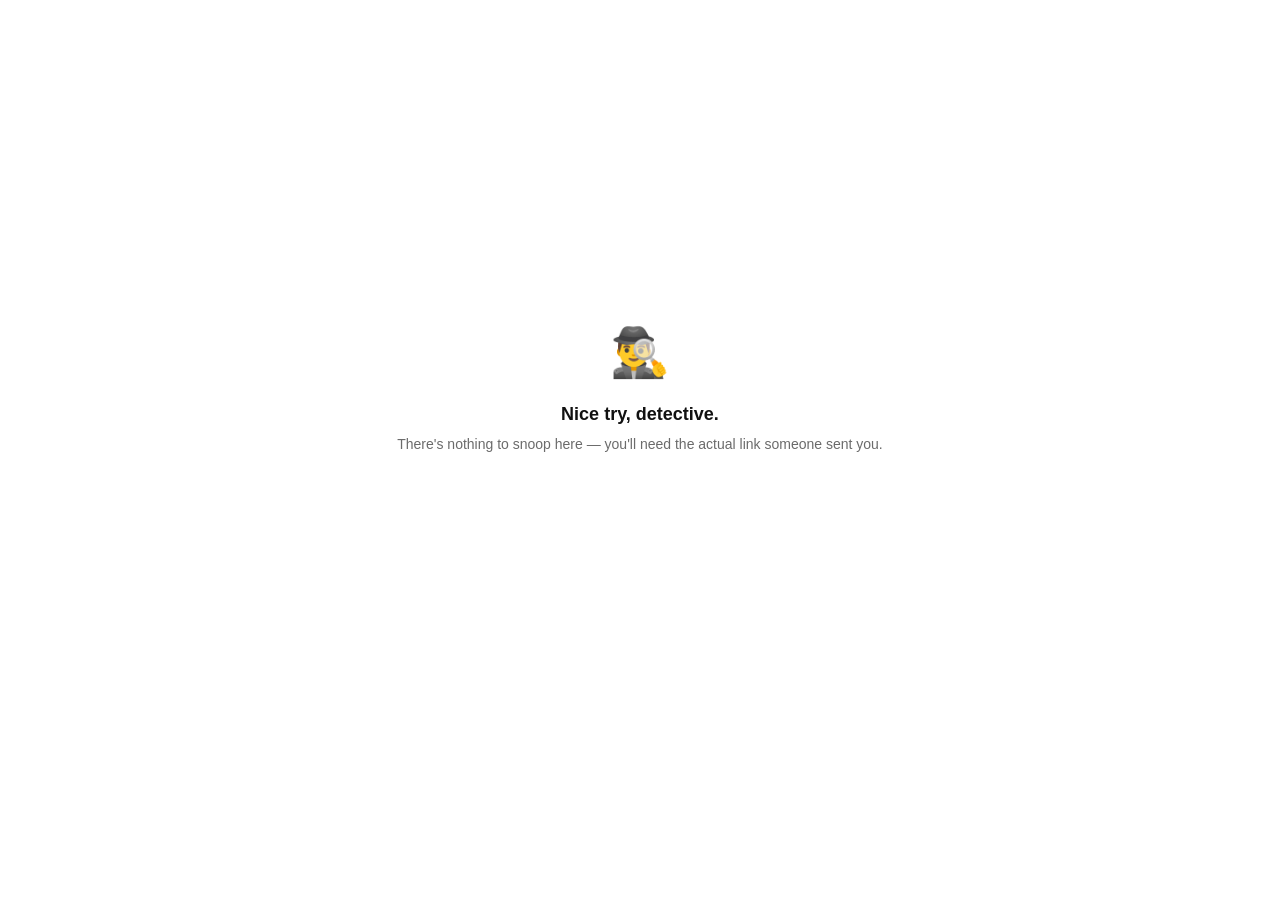
<file: docs/index.html>
<!doctype html>
<html lang="en">
<head>
<meta charset="utf-8" />
<meta name="viewport" content="width=device-width, initial-scale=1" />
<title>Year-end work dashboard</title>
<link rel="stylesheet" href="styles.css" />
<style>
  .joke-wrap {
    min-height: calc(100vh - 96px);
    display: flex;
    align-items: center;
    justify-content: center;
    text-align: center;
  }
  .joke-emoji { font-size: 48px; margin-bottom: 12px; }
  .joke-title { font-size: 18px; font-weight: 600; margin-bottom: 6px; }
  .joke-sub { color: var(--text-secondary); font-size: 14px; }
</style>
</head>
<body>
  <div class="wrap joke-wrap">
    <div>
      <div class="joke-emoji">🕵️‍♂️</div>
      <div class="joke-title">Nice try, detective.</div>
      <div class="joke-sub">There's nothing to snoop here — you'll need the actual link someone sent you.</div>
    </div>
  </div>
</body>
</html>
</file>
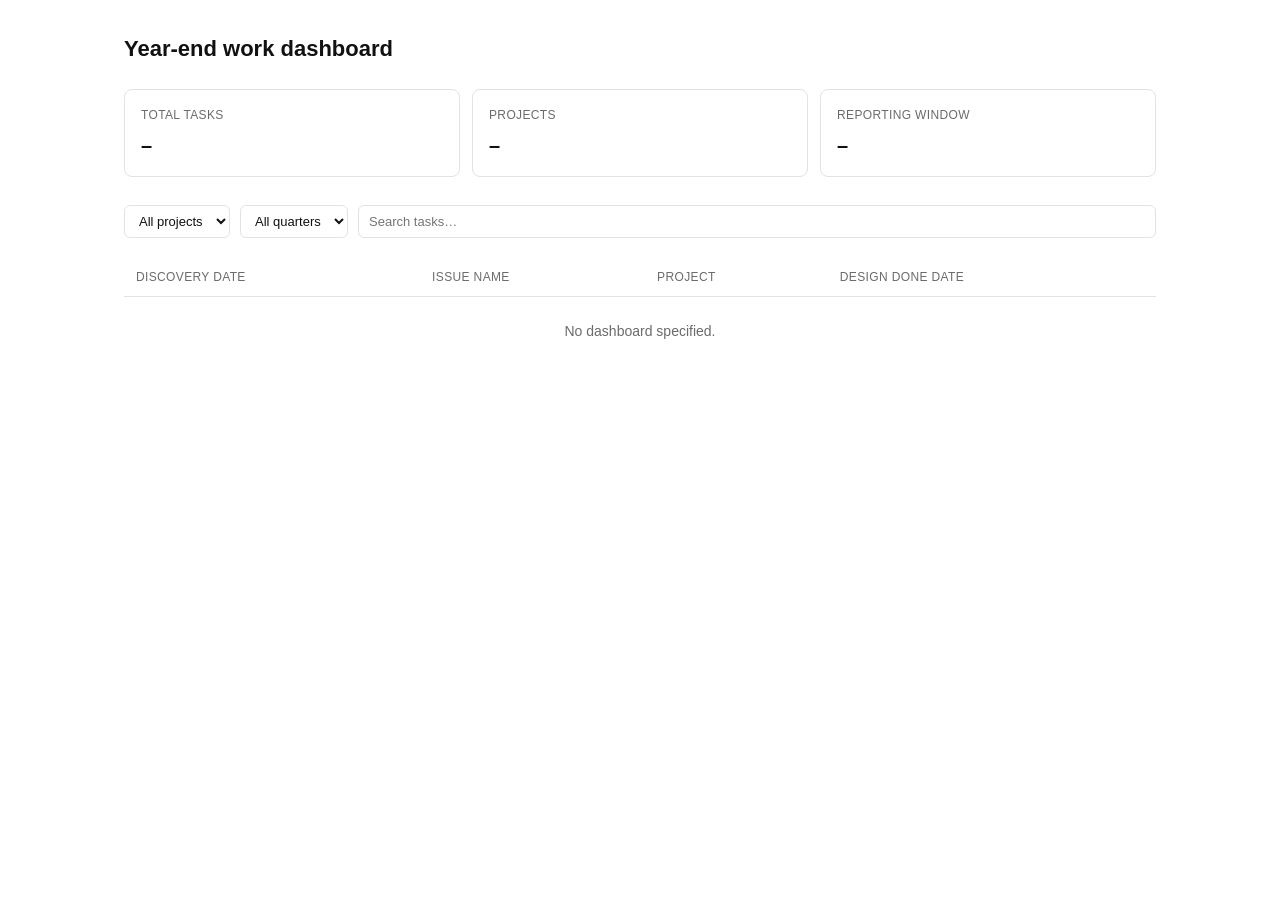
<file: docs/assignee.html>
<!doctype html>
<html lang="en">
<head>
<meta charset="utf-8" />
<meta name="viewport" content="width=device-width, initial-scale=1" />
<title>Year-end work dashboard</title>
<link rel="stylesheet" href="styles.css" />
</head>
<body>
  <div class="wrap">
    <h1 id="pageTitle">Year-end work dashboard</h1>

    <div class="cards">
      <div class="card">
        <div class="label">Total Tasks</div>
        <div class="value" id="cardTotal">–</div>
      </div>
      <div class="card">
        <div class="label">Projects</div>
        <div class="value" id="cardProjects">–</div>
      </div>
      <div class="card">
        <div class="label">Reporting Window</div>
        <div class="value" id="cardWindow">–</div>
      </div>
    </div>

    <div class="controls">
      <select id="projectFilter"><option value="">All projects</option></select>
      <select id="quarterFilter"><option value="">All quarters</option></select>
      <input type="search" id="searchInput" placeholder="Search tasks…" />
    </div>

    <table>
      <thead>
        <tr>
          <th>Discovery Date</th>
          <th>Issue Name</th>
          <th>Project</th>
          <th>Design Done Date</th>
        </tr>
      </thead>
      <tbody id="tableBody"></tbody>
    </table>
    <div class="empty" id="emptyState" style="display:none;">No tasks match these filters.</div>

    <div class="meta" id="generatedAt"></div>
  </div>

<script src="dashboard.js"></script>
<script>
  async function init() {
    const slug = new URLSearchParams(location.search).get('u');
    if (!slug) {
      document.getElementById('emptyState').textContent = 'No dashboard specified.';
      document.getElementById('emptyState').style.display = 'block';
      return;
    }

    const data = await loadDashboardData();
    const tasks = (data.tasks || []).filter(t => t.assigneeSlug === slug);

    if (!tasks.length) {
      document.getElementById('emptyState').textContent = 'No tasks found for this link.';
      document.getElementById('emptyState').style.display = 'block';
      return;
    }

    const name = tasks[0].assignee;
    document.title = `${name}'s year-end dashboard`;
    document.getElementById('pageTitle').textContent = `${name}'s year-end dashboard`;

    document.getElementById('cardTotal').textContent = tasks.length;
    document.getElementById('cardProjects').textContent = new Set(tasks.map(t => t.project)).size;
    if (data.reportingWindow) {
      document.getElementById('cardWindow').textContent =
        `${formatMonthYear(data.reportingWindow.start)} – ${formatMonthYear(data.reportingWindow.end)}`;
    }
    if (data.generatedAt) {
      document.getElementById('generatedAt').textContent = `Last refreshed ${new Date(data.generatedAt).toLocaleString()}`;
    }

    const projectSelect = document.getElementById('projectFilter');
    [...new Set(tasks.map(t => t.project))].sort().forEach(p => {
      const opt = document.createElement('option');
      opt.value = p; opt.textContent = p;
      projectSelect.appendChild(opt);
    });

    const quarterSelect = document.getElementById('quarterFilter');
    [...new Set(tasks.map(t => quarterOf(t.discoveryDate)))]
      .sort((a, b) => quarterSortKey(a) - quarterSortKey(b))
      .forEach(q => {
        const opt = document.createElement('option');
        opt.value = q; opt.textContent = q;
        quarterSelect.appendChild(opt);
      });

    const searchInput = document.getElementById('searchInput');
    const tbody = document.getElementById('tableBody');
    const emptyState = document.getElementById('emptyState');

    function render() {
      const project = projectSelect.value;
      const quarter = quarterSelect.value;
      const search = searchInput.value.trim().toLowerCase();

      const filtered = tasks.filter(t => {
        if (project && t.project !== project) return false;
        if (quarter && quarterOf(t.discoveryDate) !== quarter) return false;
        if (search && !(`${t.key} ${t.summary}`.toLowerCase().includes(search))) return false;
        return true;
      });

      tbody.innerHTML = '';
      filtered.forEach(t => {
        const tr = document.createElement('tr');
        tr.innerHTML = `
          <td>${formatMonthYear(t.discoveryDate)}</td>
          <td><a class="task-link" href="${t.url}" target="_blank" rel="noopener">${t.summary}</a></td>
          <td class="secondary">${t.project}</td>
          <td>${formatMonthYear(t.designDoneDate)}</td>
        `;
        tbody.appendChild(tr);
      });

      emptyState.style.display = filtered.length ? 'none' : 'block';
    }

    projectSelect.addEventListener('change', render);
    quarterSelect.addEventListener('change', render);
    searchInput.addEventListener('input', render);
    render();
  }

  init().catch(err => {
    document.getElementById('emptyState').textContent = 'Could not load data.json — run the "Refresh JIRA dashboard data" workflow first.';
    document.getElementById('emptyState').style.display = 'block';
    console.error(err);
  });
</script>
</body>
</html>
</file>
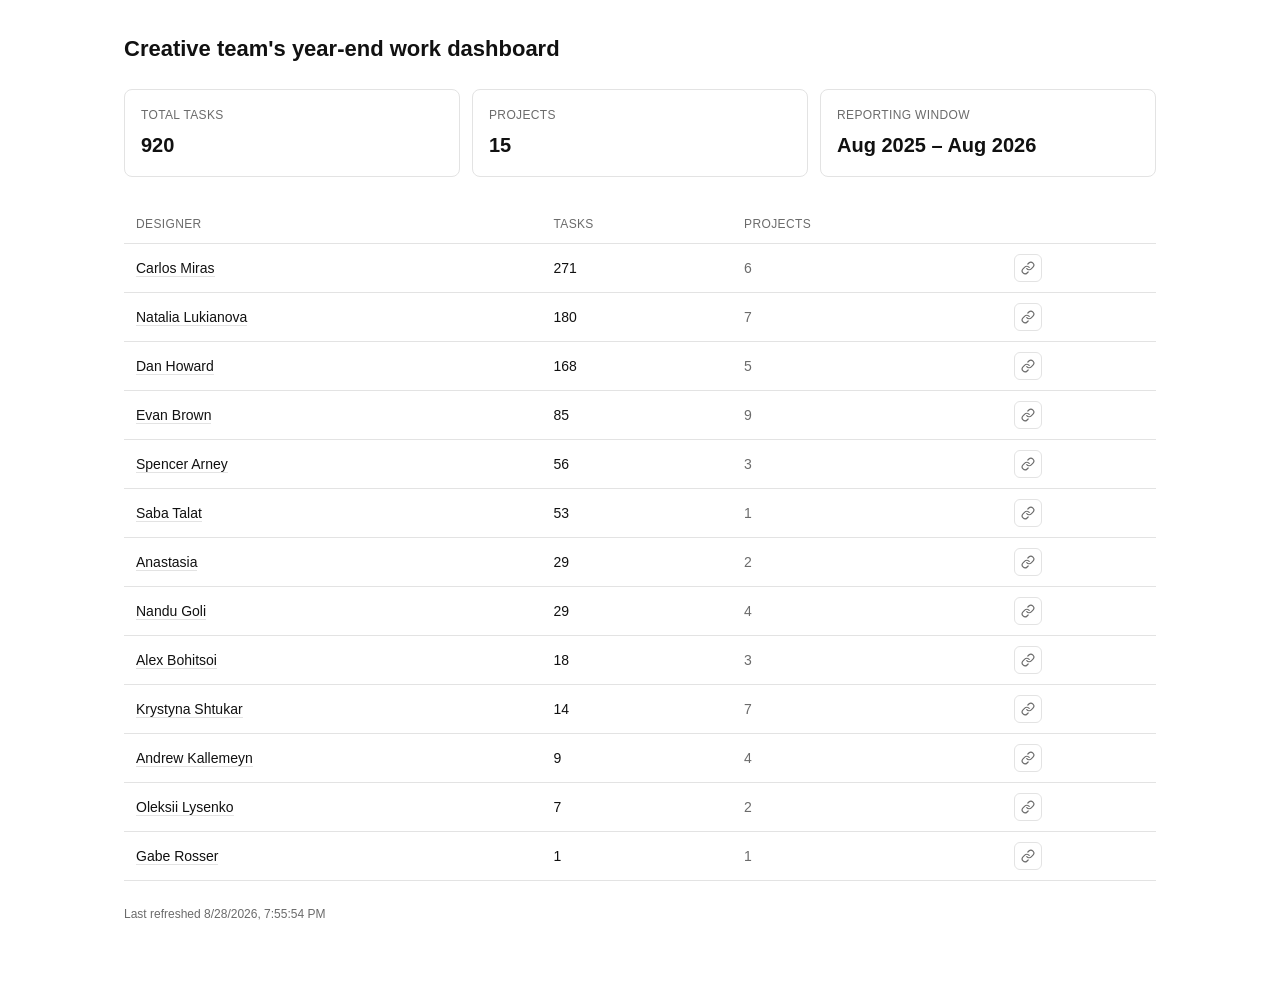
<file: docs/team-82a95cb9e5b3.html>
<!doctype html>
<html lang="en">
<head>
<meta charset="utf-8" />
<meta name="viewport" content="width=device-width, initial-scale=1" />
<title>Creative team's year-end work dashboard</title>
<link rel="stylesheet" href="styles.css" />
</head>
<body>
  <div class="wrap">
    <h1>Creative team's year-end work dashboard</h1>

    <div class="cards">
      <div class="card">
        <div class="label">Total Tasks</div>
        <div class="value" id="cardTotal">–</div>
      </div>
      <div class="card">
        <div class="label">Projects</div>
        <div class="value" id="cardProjects">–</div>
      </div>
      <div class="card">
        <div class="label">Reporting Window</div>
        <div class="value" id="cardWindow">–</div>
      </div>
    </div>

    <table>
      <thead>
        <tr>
          <th>Designer</th>
          <th>Tasks</th>
          <th>Projects</th>
          <th></th>
        </tr>
      </thead>
      <tbody id="tableBody"></tbody>
    </table>
    <div class="empty" id="emptyState" style="display:none;">No data yet — run the "Refresh JIRA dashboard data" workflow.</div>

    <div class="meta" id="generatedAt"></div>
  </div>

  <div id="toast" class="toast" role="status" aria-live="polite"></div>

<script src="dashboard.js"></script>
<script>
  async function init() {
    const data = await loadDashboardData();
    const tasks = data.tasks || [];

    document.getElementById('cardTotal').textContent = tasks.length;
    document.getElementById('cardProjects').textContent = new Set(tasks.map(t => t.project)).size;
    if (data.reportingWindow) {
      document.getElementById('cardWindow').textContent =
        `${formatMonthYear(data.reportingWindow.start)} – ${formatMonthYear(data.reportingWindow.end)}`;
    }
    if (data.generatedAt) {
      document.getElementById('generatedAt').textContent = `Last refreshed ${new Date(data.generatedAt).toLocaleString()}`;
    }

    const byDesigner = new Map();
    tasks.forEach(t => {
      if (!byDesigner.has(t.assigneeSlug)) byDesigner.set(t.assigneeSlug, { name: t.assignee, tasks: 0, projects: new Set() });
      const entry = byDesigner.get(t.assigneeSlug);
      entry.tasks += 1;
      entry.projects.add(t.project);
    });

    const rows = [...byDesigner.entries()].sort((a, b) => b[1].tasks - a[1].tasks);

    const tbody = document.getElementById('tableBody');
    const emptyState = document.getElementById('emptyState');
    tbody.innerHTML = '';
    rows.forEach(([slug, stats]) => {
      const tr = document.createElement('tr');
      const href = `assignee.html?u=${encodeURIComponent(slug)}`;
      tr.innerHTML = `
        <td><a class="designer-link" href="${href}">${stats.name}</a></td>
        <td>${stats.tasks}</td>
        <td class="secondary">${stats.projects.size}</td>
        <td><button class="copy-link-btn" type="button" title="Copy link" aria-label="Copy link to ${stats.name}'s dashboard">${LINK_ICON}</button></td>
      `;
      tr.querySelector('.copy-link-btn').addEventListener('click', () => {
        const url = new URL(href, location.href).toString();
        copyToClipboard(url)
          .then(() => showToast('Link copied'))
          .catch(() => showToast('Could not copy link'));
      });
      tbody.appendChild(tr);
    });
    emptyState.style.display = rows.length ? 'none' : 'block';
  }

  init().catch(err => {
    document.getElementById('emptyState').textContent = 'Could not load data.json — run the "Refresh JIRA dashboard data" workflow first.';
    document.getElementById('emptyState').style.display = 'block';
    console.error(err);
  });
</script>
</body>
</html>
</file>
<file: docs/styles.css>
:root {
  --bg: #ffffff;
  --border: #e3e3e3;
  --text-primary: #111111;
  --text-secondary: #6b6b6b;
  --accent: #2563eb;
}
* { box-sizing: border-box; }
body {
  margin: 0;
  background: var(--bg);
  color: var(--text-primary);
  font-family: -apple-system, BlinkMacSystemFont, "Segoe UI", Helvetica, Arial, sans-serif;
  font-size: 14px;
  line-height: 1.5;
}
.wrap { max-width: 1080px; margin: 0 auto; padding: 32px 24px 64px; }
h1 {
  font-size: 22px;
  font-weight: 600;
  margin: 0 0 24px;
}
.cards {
  display: grid;
  grid-template-columns: repeat(3, 1fr);
  gap: 12px;
  margin-bottom: 28px;
}
.card {
  border: 1px solid var(--border);
  border-radius: 8px;
  padding: 16px;
}
.card .label {
  color: var(--text-secondary);
  font-size: 12px;
  text-transform: uppercase;
  letter-spacing: 0.03em;
  margin-bottom: 6px;
}
.card .value {
  font-size: 20px;
  font-weight: 600;
}
.controls {
  display: flex;
  flex-wrap: wrap;
  gap: 10px;
  margin-bottom: 20px;
}
select, input[type="search"] {
  border: 1px solid var(--border);
  border-radius: 6px;
  padding: 7px 10px;
  font-size: 13px;
  color: var(--text-primary);
  background: var(--bg);
}
input[type="search"] {
  flex: 1;
  min-width: 200px;
}
table {
  width: 100%;
  border-collapse: collapse;
}
th, td {
  text-align: left;
  padding: 10px 12px;
  border-bottom: 1px solid var(--border);
}
th {
  color: var(--text-secondary);
  font-weight: 500;
  font-size: 12px;
  text-transform: uppercase;
  letter-spacing: 0.03em;
}
td.secondary { color: var(--text-secondary); }
a.task-link, a.designer-link {
  color: var(--text-primary);
  text-decoration: none;
  border-bottom: 1px solid var(--border);
}
a.task-link:hover, a.designer-link:hover { border-bottom-color: var(--accent); color: var(--accent); }
.empty {
  color: var(--text-secondary);
  padding: 24px 0;
  text-align: center;
}
.meta {
  color: var(--text-secondary);
  font-size: 12px;
  margin-top: 24px;
}
.copy-link-btn {
  display: inline-flex;
  align-items: center;
  justify-content: center;
  width: 28px;
  height: 28px;
  padding: 0;
  border: 1px solid var(--border);
  border-radius: 6px;
  background: var(--bg);
  color: var(--text-secondary);
  cursor: pointer;
}
.copy-link-btn:hover { color: var(--accent); border-color: var(--accent); }
.toast {
  position: fixed;
  left: 50%;
  bottom: 28px;
  transform: translateX(-50%) translateY(8px);
  background: var(--text-primary);
  color: #fff;
  font-size: 13px;
  padding: 9px 16px;
  border-radius: 8px;
  opacity: 0;
  pointer-events: none;
  transition: opacity 0.15s ease, transform 0.15s ease;
}
.toast.visible {
  opacity: 1;
  transform: translateX(-50%) translateY(0);
}
</file>
